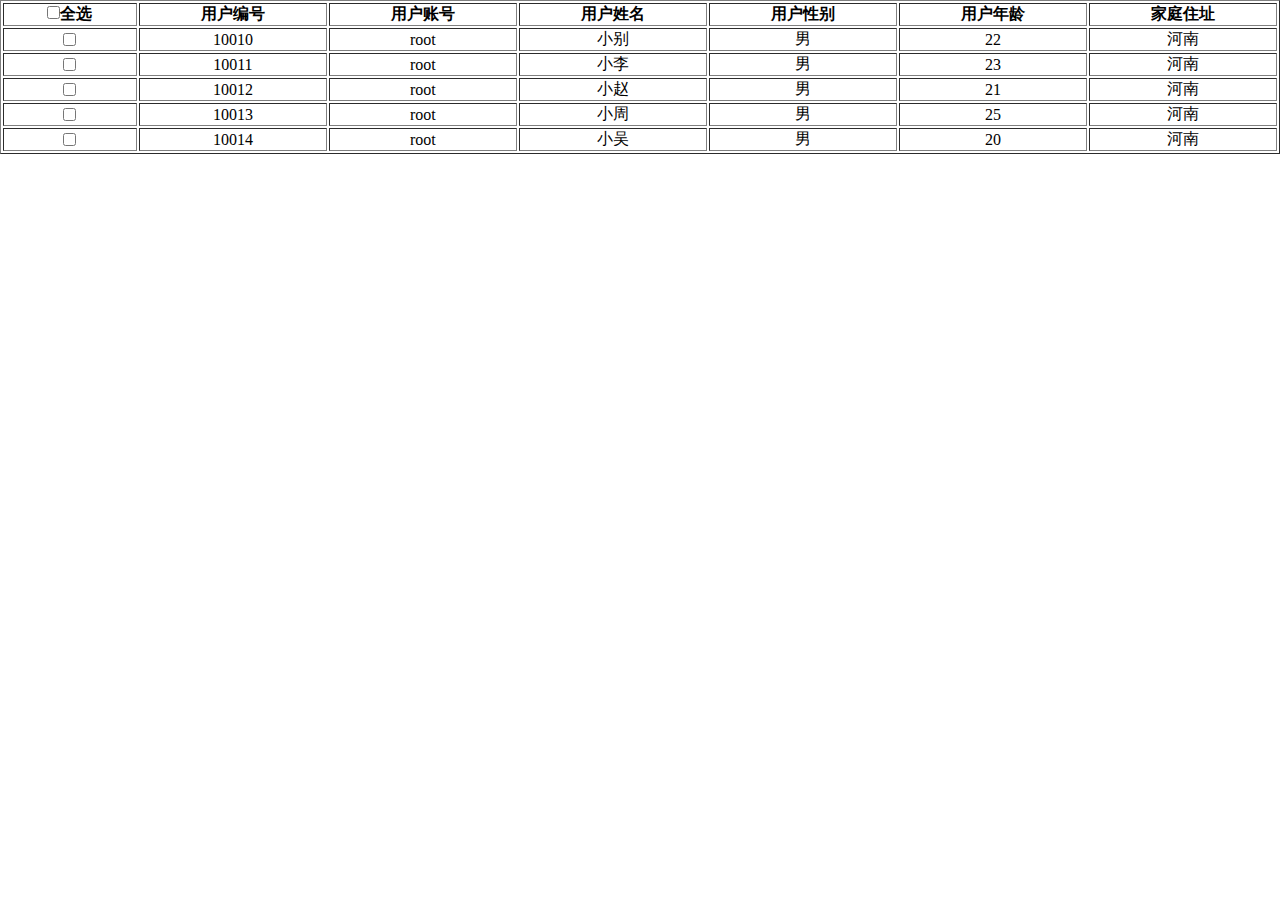
<file: WebRoot/input.html>
<html>
<head>
    <meta charset="utf-8">
    <title>Checkbox的练习</title>
    <style type="text/css">
        *{margin:0px;padding:0px;}
        table{width:100%;text-align:center;}
    </style>

    <script type="text/javascript" src="js/jquery.min.js"></script>
    <script language="javascript">
        $(function(){
            //给全选的复选框添加事件
            $("#all").click(function(){
                // this 全选的复选框
                var userids=this.checked;
                //获取name=box的复选框 遍历输出复选框
                $("input[name=box]").each(function(){
                    this.checked=userids;
                });
            });

            //给name=box的复选框绑定单击事件
            $("input[name=box]").click(function(){
                //获取选中复选框长度
                var length=$("input[name=box]:checked").length;
                //未选中的长度
                var len=$("input[name=box]").length;
                if(length==len){
                    $("#all").get(0).checked=true;
                }else{
                    $("#all").get(0).checked=false;
                }
            });
        });


    </script>
</head>
<body>
<div>
    <form action="" method="post">
        <table border="1px">
            <tr>
                <th>
                    <input type="Checkbox" id="all"/>全选
                </th>
                <th>用户编号</th>
                <th>用户账号</th>
                <th>用户姓名</th>
                <th>用户性别</th>
                <th>用户年龄</th>
                <th>家庭住址</th>
            </tr>
            <tr>
                <td><input type="Checkbox" name="box"  value="10010"/></td>
                <td>10010</td>
                <td>root</td>
                <td>小别</td>
                <td>男</td>
                <td>22</td>
                <td>河南</td>
            </tr>
            <tr>
                <td><input type="Checkbox" name="box"  value="10011"/></td>
                <td>10011</td>
                <td>root</td>
                <td>小李</td>
                <td>男</td>
                <td>23</td>
                <td>河南</td>
            </tr>
            <tr>
                <td><input type="Checkbox" name="box"  value="10012"/></td>
                <td>10012</td>
                <td>root</td>
                <td>小赵</td>
                <td>男</td>
                <td>21</td>
                <td>河南</td>
            </tr>
            <tr>
                <td><input type="Checkbox" name="box"  value="10013" /></td>
                <td>10013</td>
                <td>root</td>
                <td>小周</td>
                <td>男</td>
                <td>25</td>
                <td>河南</td>
            </tr>
            <tr>
                <td><input type="Checkbox" name="box"  value="10014" /></td>
                <td>10014</td>
                <td>root</td>
                <td>小吴</td>
                <td>男</td>
                <td>20</td>
                <td>河南</td>
            </tr>
        </table>

    </form>
</div>
</body>
</html>
</file>
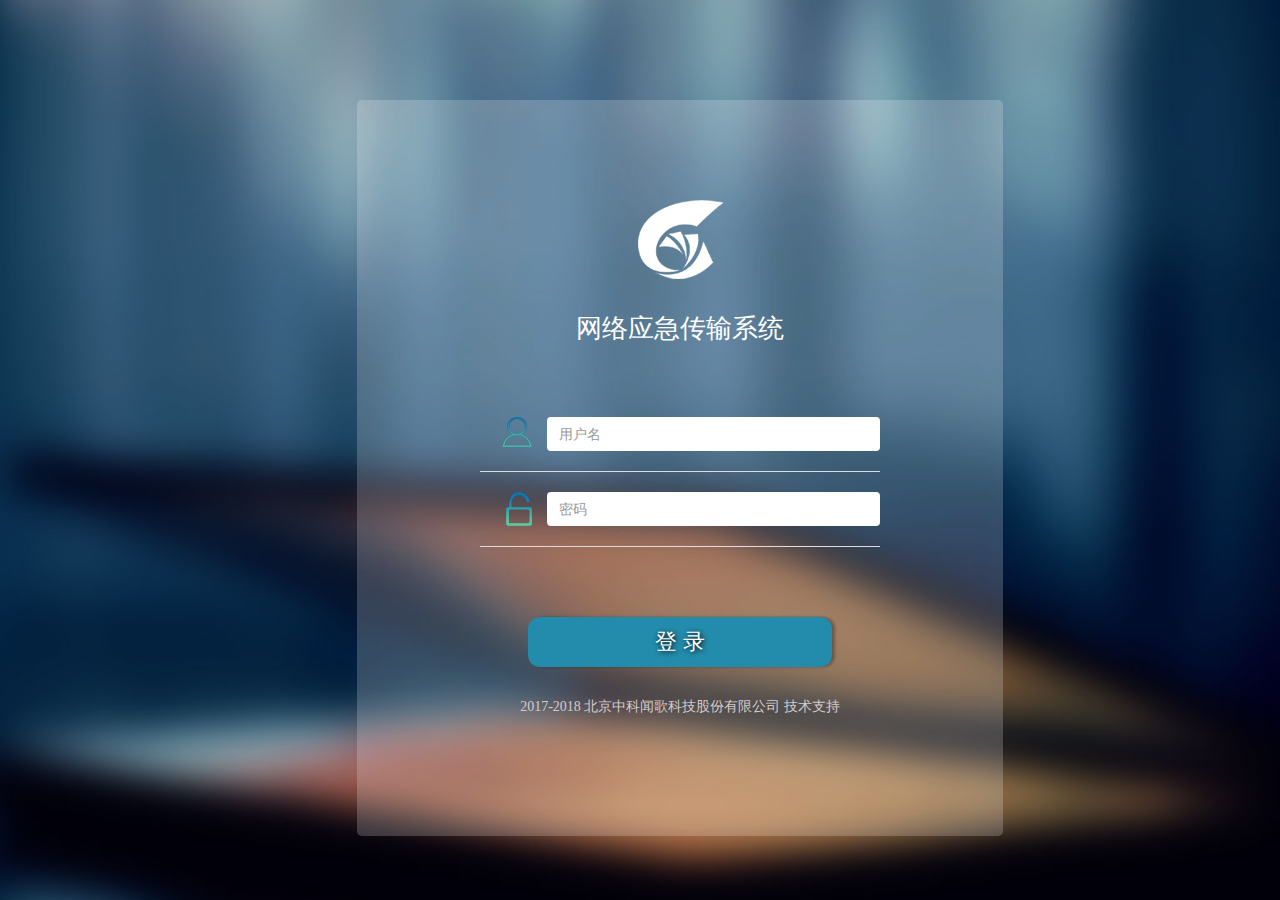
<file: WebRoot/login.html>
<!DOCTYPE html>

<html lang="zh_CN">
<head>
    <meta charset="utf-8" />
    <meta http-equiv="X-UA-Compatible" content="IE=edge" />
    <meta name="viewport" content="width=device-width, initial-scale=1" />
    <meta http-equiv="Cache-Control" content="no-siteapp" />
    <meta http-equiv="pragma" content="no-cache" />
    <meta http-equiv="cache-control" content="no-cache, must-revalidate" />
    <meta http-equiv="expires" content="0" />

    <title>网络应急传输系统</title>
    <link rel="stylesheet" type="text/css" href="comment/bootstrap.css"/>
	<script src="js/jquery.min.js" type="text/javascript" charset="utf-8"></script>
	<script src="js/bootstrap.js" type="text/javascript" charset="utf-8"></script>
		<style type="text/css">
			html {
				height: 100%;
			}
			
			body {
				margin: 0;
				padding: 0;
				min-width: 1360px;
				overflow: auto;
				height: 100%;
				background: url("images/login.jpg") no-repeat 50%;
				background-size: cover;
			}
			
			#login {
				width: 646px;
				height: 836px;
				margin: 0 auto;
				position: relative;
				padding-top: 100px;
				/* background: url(images/login_bg.jpg) no-repeat; */
			}
			#login .loginMask{
				width: 646px;
				height: 736px;
				background: #fff;
				opacity: 0.2;
				-webkit-border-radius: 5px;
				-moz-border-radius: 5px;
				border-radius: 5px;
				position: absolute;
				left: 0;
				top: 100px;
				z-index: -1;
			}
			
			#login_box {
				width: 646px;
				height: 736px;
				-webkit-border-radius: 5px;
				-moz-border-radius: 5px;
				border-radius: 5px;
				overflow: hidden;
			}
			
			.from_ {
				text-align: center;
				margin-top: 100px;
			}
			
			.from_ p {
				/*color: #7e7e7e;*/
				color: #fff;
				text-align: center;
				font-size: 26px;
				margin: 0;
				margin-top: 30px;
			}
			.form-group .btn{
                width: 304px;
				height: 50px;
				text-shadow: 1px 1px 5px #000;
				-webkit-box-shadow: 3px 0px 3px rgba(0,0,0,0.3);
				-moz-box-shadow: 3px 0px 3px rgba(0,0,0,0.3);
				box-shadow: 3px 0px 3px rgba(0,0,0,0.3);
				border-radius:12px;
				border:0px solid #ddd;
				background: #238bac;
				font-size: 22px;
				margin: 0 auto;
			}
			.form-horizontal{width: 400px;margin: 50px auto 0;}
			.form-horizontal .control-label{padding-top: 0;}
			input:-webkit-autofill {  
    -webkit-box-shadow: 0 0 0px 1000px white inset !important;  
} 
			.from_ .banquan{font-size: 14px;font-family: "宋体";color: #d6caca;}
			.form-horizontal .form-group .user_login{
				outline: none;
			}
		</style>

</head>
	<body>
		<div id="login">
			<div id="login_box" style="">
				<div class="from_">
					<img src="images/login_icon.png" />
					<p>网络应急传输系统</p>
					<div class="form-horizontal">
						<div class="form-group" style="padding: 20px 0;margin: 0;border-bottom: 1px solid #dddddd;">
							<label for="inputEmail3" class="col-sm-2 control-label"><img src="images/user_icon.png" ></label>
							<div class="col-sm-10" style="padding: 0;">
								<input type="text" class="form-control" id="username" placeholder="用户名" style="border:none;box-shadow: none;">
							</div>
						</div>
						<div class="form-group" style="padding: 20px 0;margin: 0;border-bottom: 1px solid #dddddd;">
							<label for="inputPassword3" class="col-sm-2 control-label"><img src="images/ps_icon.png" ></label>
							<div class="col-sm-10" style="padding: 0;">
								<input type="password" class="form-control" id="password" placeholder="密码" style="border:none;box-shadow: none;">
							</div>
						</div>
						<span style="color: #f00;font-size: 14px;float: left;margin-left: 85px;margin-top: 20px;" id="alert">&nbsp;</span>
						<div class="form-group" style="margin-top: 70px;">
							<div class=" col-sm-12">
								<button type="" class="btn btn-primary btn-block user_login" id="btn-login">登  录</button>
							</div>
						</div>
					</div>
					<!--<p class="banquan">2017-2018 北京中科闻歌科技股份有限公司 版权所有<br>京ICP备17022028号&nbsp;免责声明</p>-->
					<p class="banquan">2017-2018 北京中科闻歌科技股份有限公司 技术支持<br></p>
				</div>
			</div>
			<div class="loginMask"></div>
		</div>
	</body>
	<script>
	   $('.user_login').unbind('click').click(function (){
	      		loginclick();
	      });
	  function loginclick() {
		  var string = $("#username").val();
		  debugger
		  var str = $.trim(string);
		 
		  console.log(string,str);
        if ($.trim($("#username").val()) == '') {
            $("#username").focus();//当前输入框获得焦点
				$('#alert').html("请输入用户名");
            return false;
        } else if ($.trim($("#password").val()) == '') {
            $("#password").focus();
				$('#alert').html("请输入密码");
            return false;
        } else {
            var username = $.trim($("#username").val());
            var password = $.trim($("#password").val());
            $.post("login/login", {
                username : username,
                password : password
            }, function(result) {
               	if(result == "ok"){
						$('#alert').html('&nbsp;');
               		window.location.href="login/index";
               	} else {
						$('#alert').html("用户名或密码错误，请输入正确的用户名或密码！");
					}
            });
        }
    }
	      
	       $(function(){
               var message = null;
	       	   if (message != null && message != "") {
                   swal({
                       title             : null,
                       text              : '请检查您的登录信息!',
                       showConfirmButton : false,
                       showCancelButton  : true,
	                   cancelButtonText  : '确定'
                   });
               }
           });

	    /*    $("#loginButton").off("click").on("click", function() {
	    	  // $("#loginForm").submit();
	       }); */

           /**回车登录**/
		   document.onkeydown=function(event){
               var e = event || window.event || arguments.callee.caller.arguments[0];
	           if(e && e.keyCode==13){ // enter 键
	               loginclick();
	           }
	       }; 

	       /**用户名输入框获取焦点**/
	       setTimeout(function() {
	           try {
	               $("#username").focus();
	           } catch (e) {

	           }
	       }, 200);
	       
	      
	    /*]]>*/
	</script>
</html>
</file>
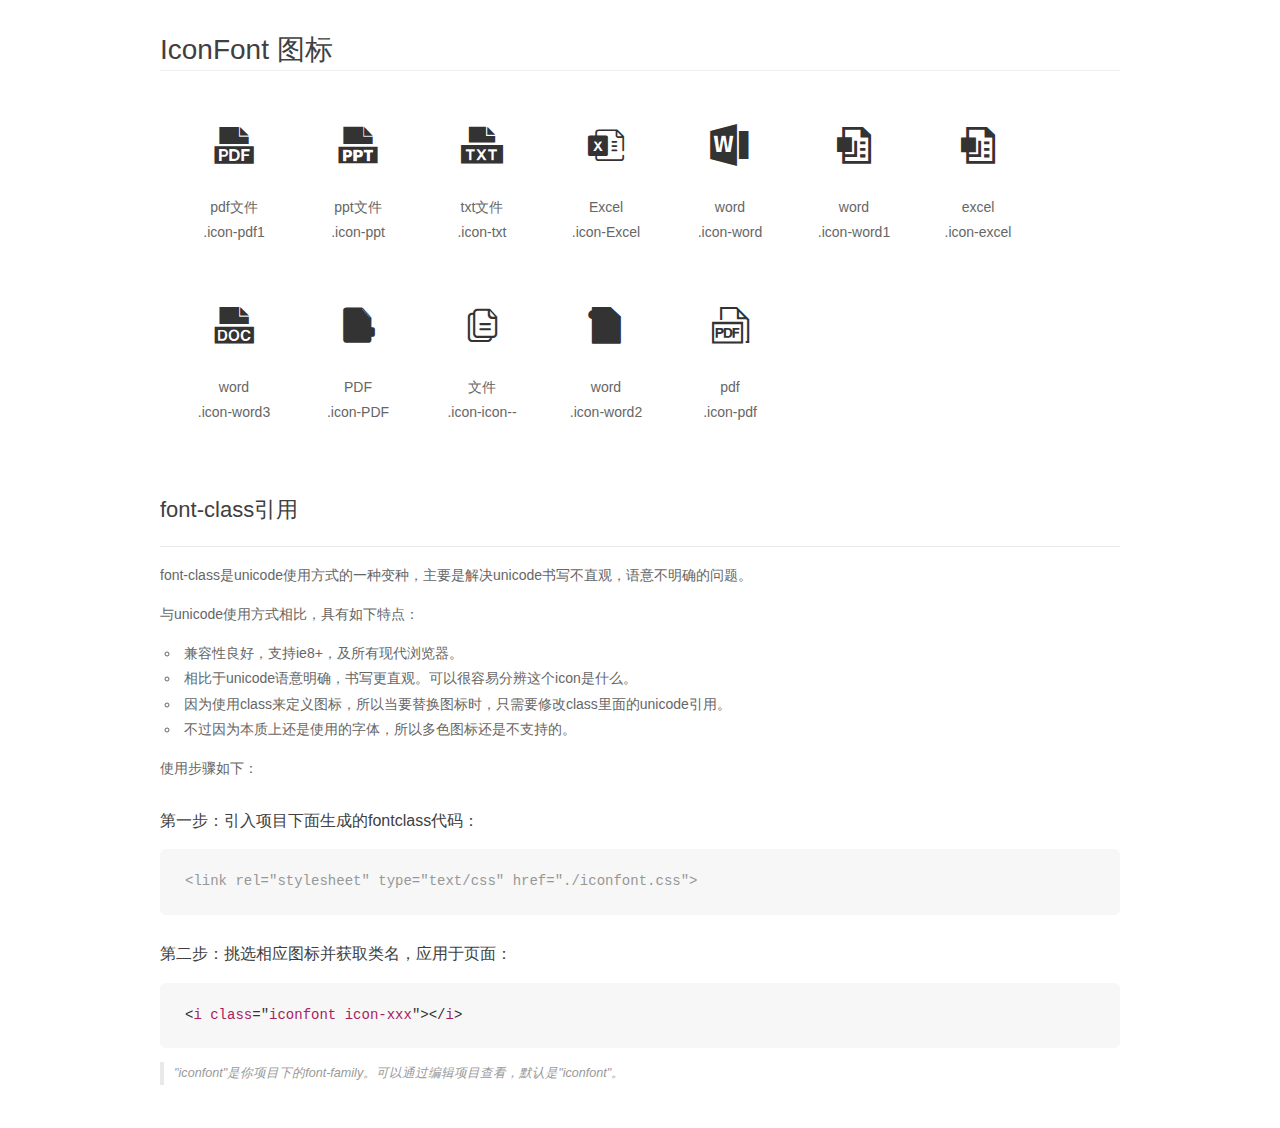
<file: WebRoot/iconfont/demo_fontclass.html>
<!DOCTYPE html>
<html>
<head>
    <meta charset="utf-8"/>
    <title>IconFont</title>
    <link rel="stylesheet" href="demo.css">
    <link rel="stylesheet" href="iconfont.css">
</head>
<body>
    <div class="main markdown">
        <h1>IconFont 图标</h1>
        <ul class="icon_lists clear">
            
                <li>
                <i class="icon iconfont icon-pdf1"></i>
                    <div class="name">pdf文件</div>
                    <div class="fontclass">.icon-pdf1</div>
                </li>
            
                <li>
                <i class="icon iconfont icon-ppt"></i>
                    <div class="name">ppt文件</div>
                    <div class="fontclass">.icon-ppt</div>
                </li>
            
                <li>
                <i class="icon iconfont icon-txt"></i>
                    <div class="name">txt文件</div>
                    <div class="fontclass">.icon-txt</div>
                </li>
            
                <li>
                <i class="icon iconfont icon-Excel"></i>
                    <div class="name">Excel</div>
                    <div class="fontclass">.icon-Excel</div>
                </li>
            
                <li>
                <i class="icon iconfont icon-word"></i>
                    <div class="name">word</div>
                    <div class="fontclass">.icon-word</div>
                </li>
            
                <li>
                <i class="icon iconfont icon-word1"></i>
                    <div class="name">word</div>
                    <div class="fontclass">.icon-word1</div>
                </li>
            
                <li>
                <i class="icon iconfont icon-excel"></i>
                    <div class="name">excel</div>
                    <div class="fontclass">.icon-excel</div>
                </li>
            
                <li>
                <i class="icon iconfont icon-word3"></i>
                    <div class="name">word</div>
                    <div class="fontclass">.icon-word3</div>
                </li>
            
                <li>
                <i class="icon iconfont icon-PDF"></i>
                    <div class="name">PDF</div>
                    <div class="fontclass">.icon-PDF</div>
                </li>
            
                <li>
                <i class="icon iconfont icon-icon--"></i>
                    <div class="name">文件</div>
                    <div class="fontclass">.icon-icon--</div>
                </li>
            
                <li>
                <i class="icon iconfont icon-word2"></i>
                    <div class="name">word</div>
                    <div class="fontclass">.icon-word2</div>
                </li>
            
                <li>
                <i class="icon iconfont icon-pdf"></i>
                    <div class="name">pdf</div>
                    <div class="fontclass">.icon-pdf</div>
                </li>
            
        </ul>

        <h2 id="font-class-">font-class引用</h2>
        <hr>

        <p>font-class是unicode使用方式的一种变种，主要是解决unicode书写不直观，语意不明确的问题。</p>
        <p>与unicode使用方式相比，具有如下特点：</p>
        <ul>
        <li>兼容性良好，支持ie8+，及所有现代浏览器。</li>
        <li>相比于unicode语意明确，书写更直观。可以很容易分辨这个icon是什么。</li>
        <li>因为使用class来定义图标，所以当要替换图标时，只需要修改class里面的unicode引用。</li>
        <li>不过因为本质上还是使用的字体，所以多色图标还是不支持的。</li>
        </ul>
        <p>使用步骤如下：</p>
        <h3 id="-fontclass-">第一步：引入项目下面生成的fontclass代码：</h3>


        <pre><code class="lang-js hljs javascript"><span class="hljs-comment">&lt;link rel="stylesheet" type="text/css" href="./iconfont.css"&gt;</span></code></pre>
        <h3 id="-">第二步：挑选相应图标并获取类名，应用于页面：</h3>
        <pre><code class="lang-css hljs">&lt;<span class="hljs-selector-tag">i</span> <span class="hljs-selector-tag">class</span>="<span class="hljs-selector-tag">iconfont</span> <span class="hljs-selector-tag">icon-xxx</span>"&gt;&lt;/<span class="hljs-selector-tag">i</span>&gt;</code></pre>
        <blockquote>
        <p>"iconfont"是你项目下的font-family。可以通过编辑项目查看，默认是"iconfont"。</p>
        </blockquote>
    </div>
</body>
</html>
</file>
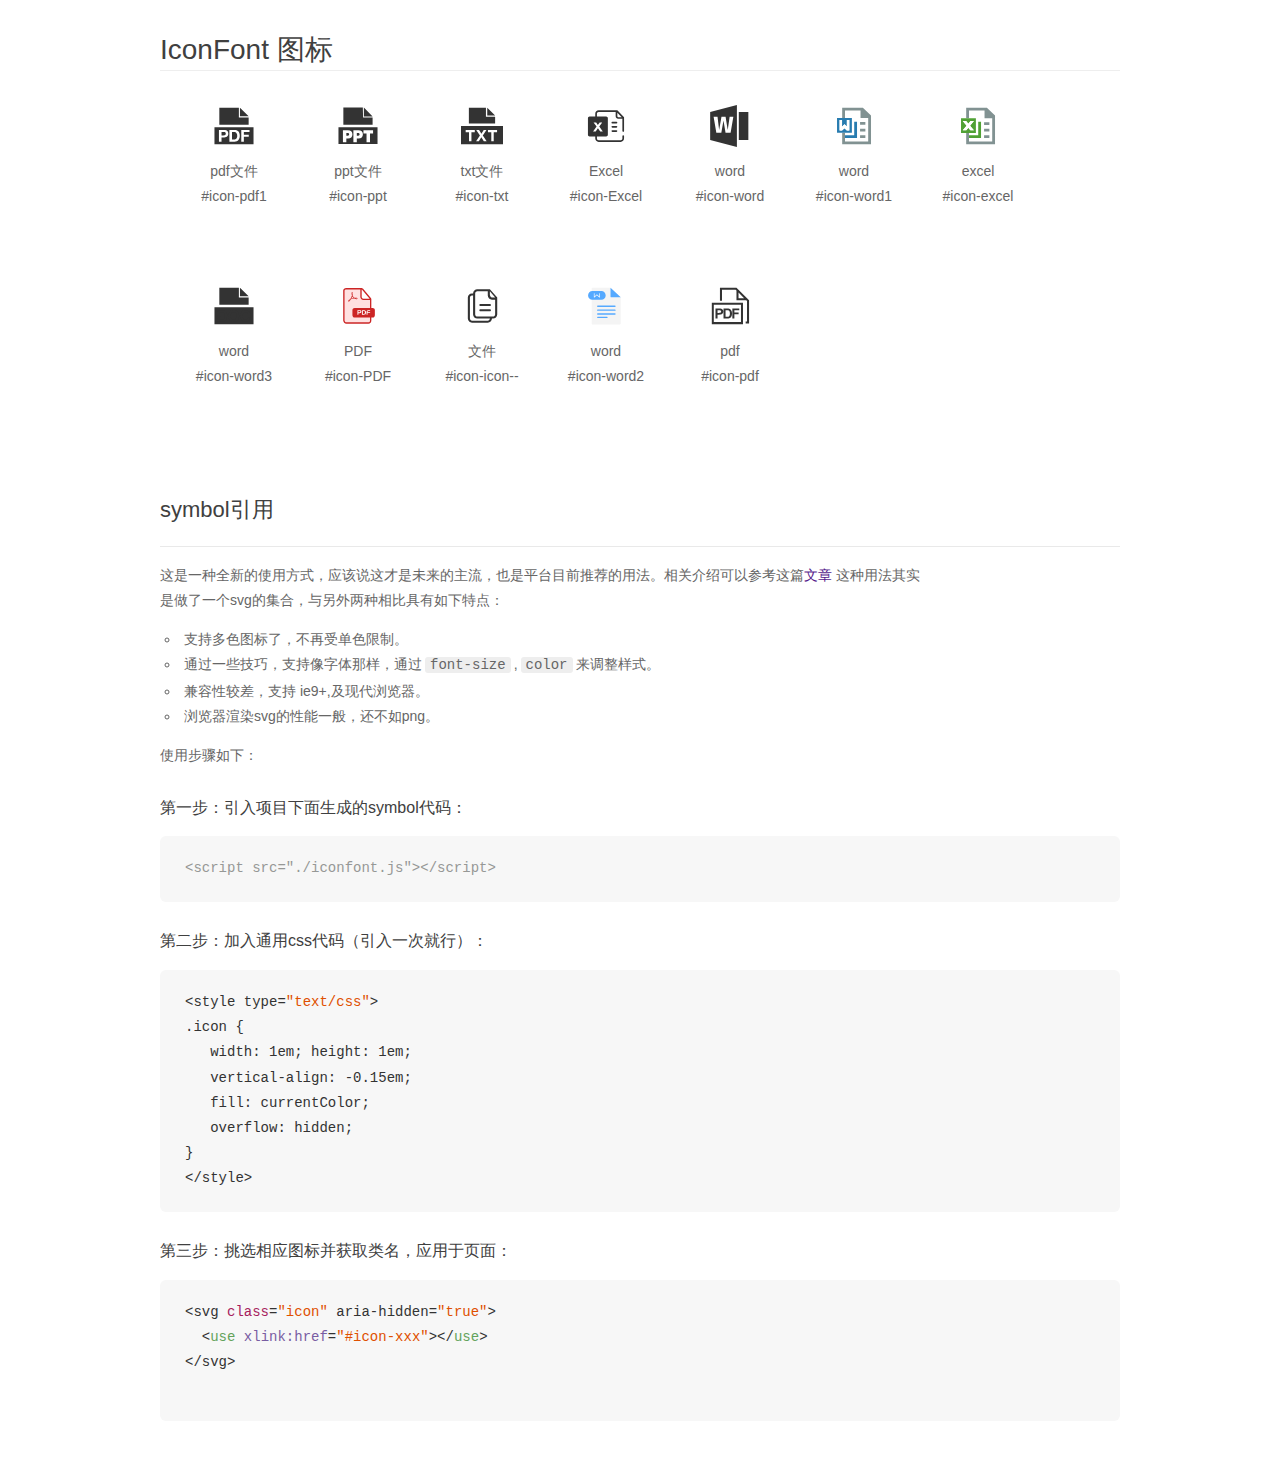
<file: WebRoot/iconfont/demo_symbol.html>
<!DOCTYPE html>
<html>
<head>
    <meta charset="utf-8"/>
    <title>IconFont</title>
    <link rel="stylesheet" href="demo.css">
    <script src="iconfont.js"></script>

    <style type="text/css">
        .icon {
          /* 通过设置 font-size 来改变图标大小 */
          width: 1em; height: 1em;
          /* 图标和文字相邻时，垂直对齐 */
          vertical-align: -0.15em;
          /* 通过设置 color 来改变 SVG 的颜色/fill */
          fill: currentColor;
          /* path 和 stroke 溢出 viewBox 部分在 IE 下会显示
             normalize.css 中也包含这行 */
          overflow: hidden;
        }

    </style>
</head>
<body>
    <div class="main markdown">
        <h1>IconFont 图标</h1>
        <ul class="icon_lists clear">
            
                <li>
                    <svg class="icon" aria-hidden="true">
                        <use xlink:href="#icon-pdf1"></use>
                    </svg>
                    <div class="name">pdf文件</div>
                    <div class="fontclass">#icon-pdf1</div>
                </li>
            
                <li>
                    <svg class="icon" aria-hidden="true">
                        <use xlink:href="#icon-ppt"></use>
                    </svg>
                    <div class="name">ppt文件</div>
                    <div class="fontclass">#icon-ppt</div>
                </li>
            
                <li>
                    <svg class="icon" aria-hidden="true">
                        <use xlink:href="#icon-txt"></use>
                    </svg>
                    <div class="name">txt文件</div>
                    <div class="fontclass">#icon-txt</div>
                </li>
            
                <li>
                    <svg class="icon" aria-hidden="true">
                        <use xlink:href="#icon-Excel"></use>
                    </svg>
                    <div class="name">Excel</div>
                    <div class="fontclass">#icon-Excel</div>
                </li>
            
                <li>
                    <svg class="icon" aria-hidden="true">
                        <use xlink:href="#icon-word"></use>
                    </svg>
                    <div class="name">word</div>
                    <div class="fontclass">#icon-word</div>
                </li>
            
                <li>
                    <svg class="icon" aria-hidden="true">
                        <use xlink:href="#icon-word1"></use>
                    </svg>
                    <div class="name">word</div>
                    <div class="fontclass">#icon-word1</div>
                </li>
            
                <li>
                    <svg class="icon" aria-hidden="true">
                        <use xlink:href="#icon-excel"></use>
                    </svg>
                    <div class="name">excel</div>
                    <div class="fontclass">#icon-excel</div>
                </li>
            
                <li>
                    <svg class="icon" aria-hidden="true">
                        <use xlink:href="#icon-word3"></use>
                    </svg>
                    <div class="name">word</div>
                    <div class="fontclass">#icon-word3</div>
                </li>
            
                <li>
                    <svg class="icon" aria-hidden="true">
                        <use xlink:href="#icon-PDF"></use>
                    </svg>
                    <div class="name">PDF</div>
                    <div class="fontclass">#icon-PDF</div>
                </li>
            
                <li>
                    <svg class="icon" aria-hidden="true">
                        <use xlink:href="#icon-icon--"></use>
                    </svg>
                    <div class="name">文件</div>
                    <div class="fontclass">#icon-icon--</div>
                </li>
            
                <li>
                    <svg class="icon" aria-hidden="true">
                        <use xlink:href="#icon-word2"></use>
                    </svg>
                    <div class="name">word</div>
                    <div class="fontclass">#icon-word2</div>
                </li>
            
                <li>
                    <svg class="icon" aria-hidden="true">
                        <use xlink:href="#icon-pdf"></use>
                    </svg>
                    <div class="name">pdf</div>
                    <div class="fontclass">#icon-pdf</div>
                </li>
            
        </ul>


        <h2 id="symbol-">symbol引用</h2>
        <hr>

        <p>这是一种全新的使用方式，应该说这才是未来的主流，也是平台目前推荐的用法。相关介绍可以参考这篇<a href="">文章</a>
        这种用法其实是做了一个svg的集合，与另外两种相比具有如下特点：</p>
        <ul>
          <li>支持多色图标了，不再受单色限制。</li>
          <li>通过一些技巧，支持像字体那样，通过<code>font-size</code>,<code>color</code>来调整样式。</li>
          <li>兼容性较差，支持 ie9+,及现代浏览器。</li>
          <li>浏览器渲染svg的性能一般，还不如png。</li>
        </ul>
        <p>使用步骤如下：</p>
        <h3 id="-symbol-">第一步：引入项目下面生成的symbol代码：</h3>
        <pre><code class="lang-js hljs javascript"><span class="hljs-comment">&lt;script src="./iconfont.js"&gt;&lt;/script&gt;</span></code></pre>
        <h3 id="-css-">第二步：加入通用css代码（引入一次就行）：</h3>
        <pre><code class="lang-js hljs javascript">&lt;style type=<span class="hljs-string">"text/css"</span>&gt;
.icon {
   width: <span class="hljs-number">1</span>em; height: <span class="hljs-number">1</span>em;
   vertical-align: <span class="hljs-number">-0.15</span>em;
   fill: currentColor;
   overflow: hidden;
}
&lt;<span class="hljs-regexp">/style&gt;</span></code></pre>
        <h3 id="-">第三步：挑选相应图标并获取类名，应用于页面：</h3>
        <pre><code class="lang-js hljs javascript">&lt;svg <span class="hljs-class"><span class="hljs-keyword">class</span></span>=<span class="hljs-string">"icon"</span> aria-hidden=<span class="hljs-string">"true"</span>&gt;<span class="xml"><span class="hljs-tag">
  &lt;<span class="hljs-name">use</span> <span class="hljs-attr">xlink:href</span>=<span class="hljs-string">"#icon-xxx"</span>&gt;</span><span class="hljs-tag">&lt;/<span class="hljs-name">use</span>&gt;</span>
</span>&lt;<span class="hljs-regexp">/svg&gt;
        </span></code></pre>
    </div>
</body>
</html>
</file>
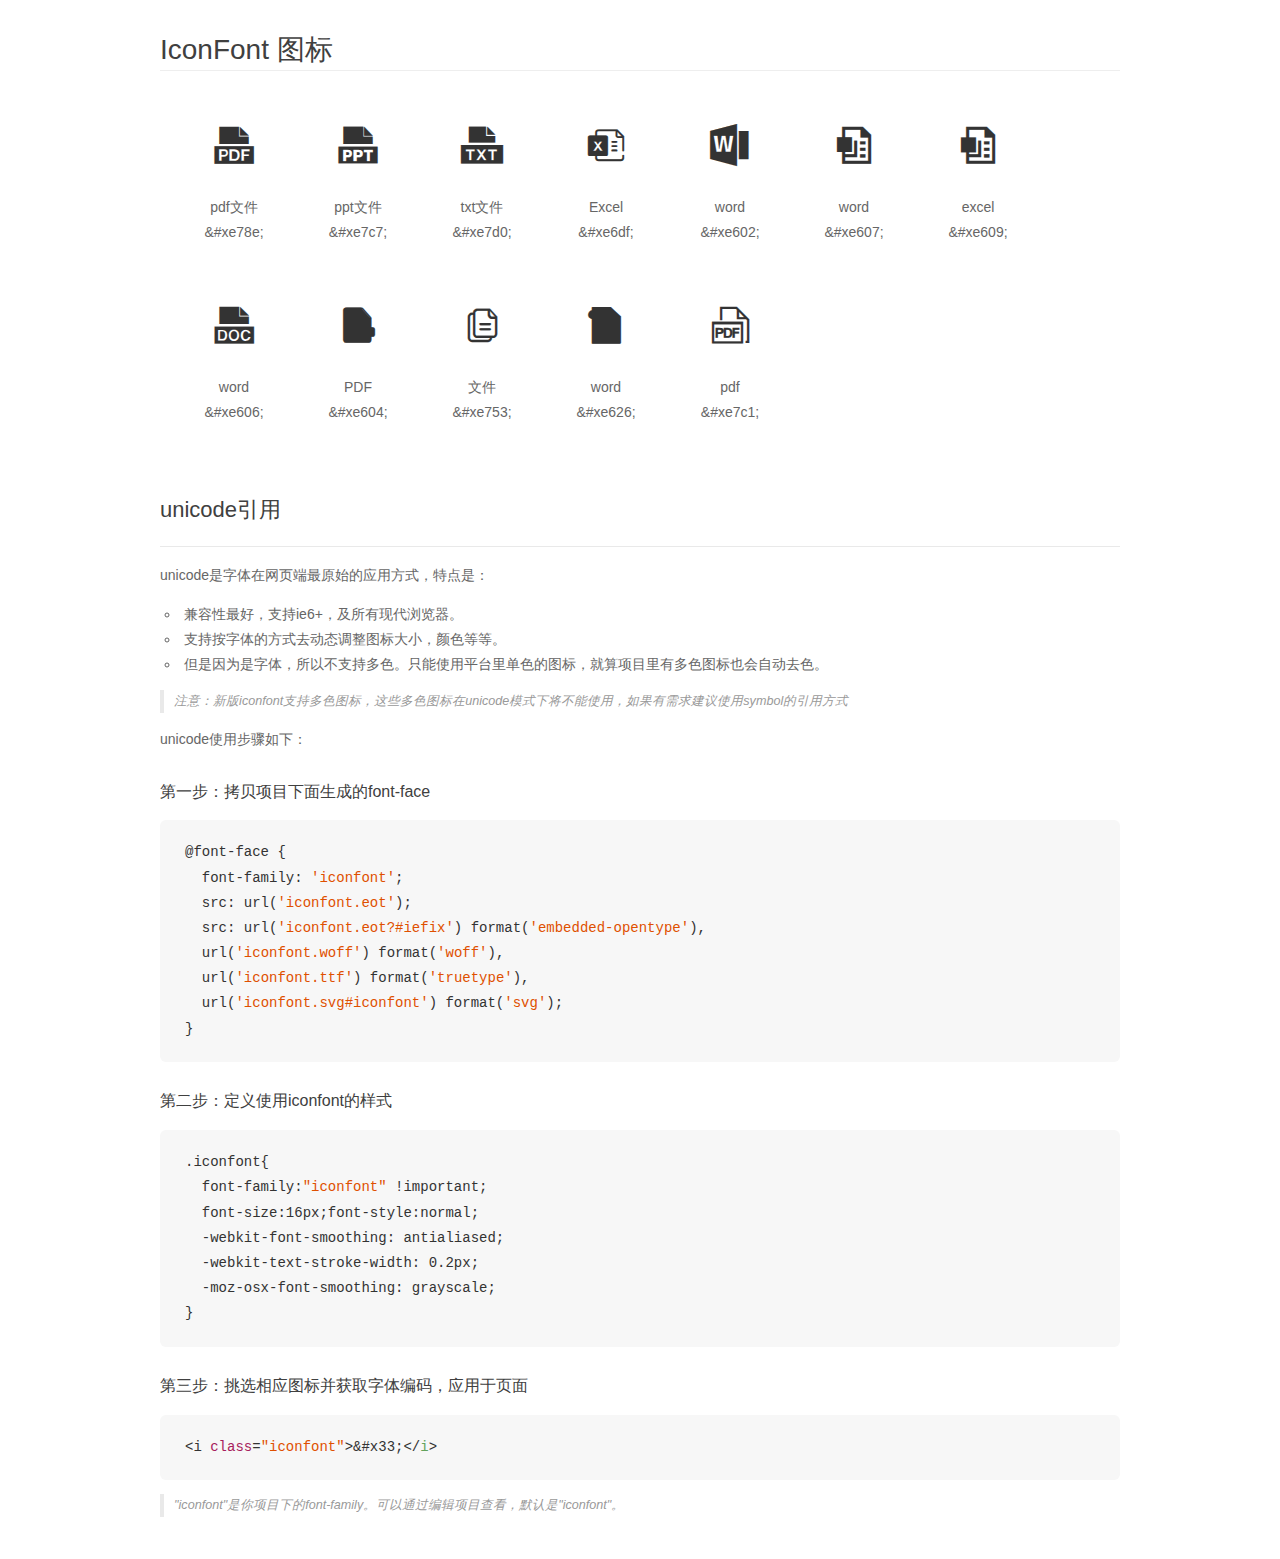
<file: WebRoot/iconfont/demo_unicode.html>
<!DOCTYPE html>
<html>
<head>
    <meta charset="utf-8"/>
    <title>IconFont</title>
    <link rel="stylesheet" href="demo.css">

    <style type="text/css">

        @font-face {font-family: "iconfont";
          src: url('iconfont.eot'); /* IE9*/
          src: url('iconfont.eot#iefix') format('embedded-opentype'), /* IE6-IE8 */
          url('iconfont.woff') format('woff'), /* chrome, firefox */
          url('iconfont.ttf') format('truetype'), /* chrome, firefox, opera, Safari, Android, iOS 4.2+*/
          url('iconfont.svg#iconfont') format('svg'); /* iOS 4.1- */
        }

        .iconfont {
          font-family:"iconfont" !important;
          font-size:16px;
          font-style:normal;
          -webkit-font-smoothing: antialiased;
          -webkit-text-stroke-width: 0.2px;
          -moz-osx-font-smoothing: grayscale;
        }

    </style>
</head>
<body>
    <div class="main markdown">
        <h1>IconFont 图标</h1>
        <ul class="icon_lists clear">
            
                <li>
                <i class="icon iconfont">&#xe78e;</i>
                    <div class="name">pdf文件</div>
                    <div class="code">&amp;#xe78e;</div>
                </li>
            
                <li>
                <i class="icon iconfont">&#xe7c7;</i>
                    <div class="name">ppt文件</div>
                    <div class="code">&amp;#xe7c7;</div>
                </li>
            
                <li>
                <i class="icon iconfont">&#xe7d0;</i>
                    <div class="name">txt文件</div>
                    <div class="code">&amp;#xe7d0;</div>
                </li>
            
                <li>
                <i class="icon iconfont">&#xe6df;</i>
                    <div class="name">Excel</div>
                    <div class="code">&amp;#xe6df;</div>
                </li>
            
                <li>
                <i class="icon iconfont">&#xe602;</i>
                    <div class="name">word</div>
                    <div class="code">&amp;#xe602;</div>
                </li>
            
                <li>
                <i class="icon iconfont">&#xe607;</i>
                    <div class="name">word</div>
                    <div class="code">&amp;#xe607;</div>
                </li>
            
                <li>
                <i class="icon iconfont">&#xe609;</i>
                    <div class="name">excel</div>
                    <div class="code">&amp;#xe609;</div>
                </li>
            
                <li>
                <i class="icon iconfont">&#xe606;</i>
                    <div class="name">word</div>
                    <div class="code">&amp;#xe606;</div>
                </li>
            
                <li>
                <i class="icon iconfont">&#xe604;</i>
                    <div class="name">PDF</div>
                    <div class="code">&amp;#xe604;</div>
                </li>
            
                <li>
                <i class="icon iconfont">&#xe753;</i>
                    <div class="name">文件</div>
                    <div class="code">&amp;#xe753;</div>
                </li>
            
                <li>
                <i class="icon iconfont">&#xe626;</i>
                    <div class="name">word</div>
                    <div class="code">&amp;#xe626;</div>
                </li>
            
                <li>
                <i class="icon iconfont">&#xe7c1;</i>
                    <div class="name">pdf</div>
                    <div class="code">&amp;#xe7c1;</div>
                </li>
            
        </ul>
        <h2 id="unicode-">unicode引用</h2>
        <hr>

        <p>unicode是字体在网页端最原始的应用方式，特点是：</p>
        <ul>
        <li>兼容性最好，支持ie6+，及所有现代浏览器。</li>
        <li>支持按字体的方式去动态调整图标大小，颜色等等。</li>
        <li>但是因为是字体，所以不支持多色。只能使用平台里单色的图标，就算项目里有多色图标也会自动去色。</li>
        </ul>
        <blockquote>
        <p>注意：新版iconfont支持多色图标，这些多色图标在unicode模式下将不能使用，如果有需求建议使用symbol的引用方式</p>
        </blockquote>
        <p>unicode使用步骤如下：</p>
        <h3 id="-font-face">第一步：拷贝项目下面生成的font-face</h3>
        <pre><code class="lang-js hljs javascript">@font-face {
  font-family: <span class="hljs-string">'iconfont'</span>;
  src: url(<span class="hljs-string">'iconfont.eot'</span>);
  src: url(<span class="hljs-string">'iconfont.eot?#iefix'</span>) format(<span class="hljs-string">'embedded-opentype'</span>),
  url(<span class="hljs-string">'iconfont.woff'</span>) format(<span class="hljs-string">'woff'</span>),
  url(<span class="hljs-string">'iconfont.ttf'</span>) format(<span class="hljs-string">'truetype'</span>),
  url(<span class="hljs-string">'iconfont.svg#iconfont'</span>) format(<span class="hljs-string">'svg'</span>);
}
</code></pre>
        <h3 id="-iconfont-">第二步：定义使用iconfont的样式</h3>
        <pre><code class="lang-js hljs javascript">.iconfont{
  font-family:<span class="hljs-string">"iconfont"</span> !important;
  font-size:<span class="hljs-number">16</span>px;font-style:normal;
  -webkit-font-smoothing: antialiased;
  -webkit-text-stroke-width: <span class="hljs-number">0.2</span>px;
  -moz-osx-font-smoothing: grayscale;
}
</code></pre>
        <h3 id="-">第三步：挑选相应图标并获取字体编码，应用于页面</h3>
        <pre><code class="lang-js hljs javascript">&lt;i <span class="hljs-class"><span class="hljs-keyword">class</span></span>=<span class="hljs-string">"iconfont"</span>&gt;&amp;#x33;<span class="xml"><span class="hljs-tag">&lt;/<span class="hljs-name">i</span>&gt;</span></span></code></pre>

        <blockquote>
        <p>"iconfont"是你项目下的font-family。可以通过编辑项目查看，默认是"iconfont"。</p>
        </blockquote>
    </div>


</body>
</html>
</file>
<file: WebRoot/iconfont/iconfont.css>
@font-face {font-family: "iconfont";
  src: url('iconfont.eot?t=1526543167040'); /* IE9*/
  src: url('iconfont.eot?t=1526543167040#iefix') format('embedded-opentype'), /* IE6-IE8 */
  url('[data-uri]') format('woff'),
  url('iconfont.ttf?t=1526543167040') format('truetype'), /* chrome, firefox, opera, Safari, Android, iOS 4.2+*/
  url('iconfont.svg?t=1526543167040#iconfont') format('svg'); /* iOS 4.1- */
}

.iconfont {
  font-family:"iconfont" !important;
  font-size:16px;
  font-style:normal;
  -webkit-font-smoothing: antialiased;
  -moz-osx-font-smoothing: grayscale;
}

.icon-pdf1:before { content: "\e78e"; }

.icon-ppt:before { content: "\e7c7"; }

.icon-txt:before { content: "\e7d0"; }

.icon-Excel:before { content: "\e6df"; }

.icon-word:before { content: "\e602"; }

.icon-word1:before { content: "\e607"; }

.icon-excel:before { content: "\e609"; }

.icon-word3:before { content: "\e606"; }

.icon-PDF:before { content: "\e604"; }

.icon-icon--:before { content: "\e753"; }

.icon-word2:before { content: "\e626"; }

.icon-pdf:before { content: "\e7c1"; }
</file>
<file: WebRoot/iconfont/demo.css>
*{margin: 0;padding: 0;list-style: none;}
/*
KISSY CSS Reset
理念：1. reset 的目的不是清除浏览器的默认样式，这仅是部分工作。清除和重置是紧密不可分的。
2. reset 的目的不是让默认样式在所有浏览器下一致，而是减少默认样式有可能带来的问题。
3. reset 期望提供一套普适通用的基础样式。但没有银弹，推荐根据具体需求，裁剪和修改后再使用。
特色：1. 适应中文；2. 基于最新主流浏览器。
维护：玉伯<lifesinger@gmail.com>, 正淳<ragecarrier@gmail.com>
 */

/** 清除内外边距 **/
body, h1, h2, h3, h4, h5, h6, hr, p, blockquote, /* structural elements 结构元素 */
dl, dt, dd, ul, ol, li, /* list elements 列表元素 */
pre, /* text formatting elements 文本格式元素 */
form, fieldset, legend, button, input, textarea, /* form elements 表单元素 */
th, td /* table elements 表格元素 */ {
  margin: 0;
  padding: 0;
}

/** 设置默认字体 **/
body,
button, input, select, textarea /* for ie */ {
  font: 12px/1.5 tahoma, arial, \5b8b\4f53, sans-serif;
}
h1, h2, h3, h4, h5, h6 { font-size: 100%; }
address, cite, dfn, em, var { font-style: normal; } /* 将斜体扶正 */
code, kbd, pre, samp { font-family: courier new, courier, monospace; } /* 统一等宽字体 */
small { font-size: 12px; } /* 小于 12px 的中文很难阅读，让 small 正常化 */

/** 重置列表元素 **/
ul, ol { list-style: none; }

/** 重置文本格式元素 **/
a { text-decoration: none; }
a:hover { text-decoration: underline; }


/** 重置表单元素 **/
legend { color: #000; } /* for ie6 */
fieldset, img { border: 0; } /* img 搭车：让链接里的 img 无边框 */
button, input, select, textarea { font-size: 100%; } /* 使得表单元素在 ie 下能继承字体大小 */
/* 注：optgroup 无法扶正 */

/** 重置表格元素 **/
table { border-collapse: collapse; border-spacing: 0; }

/* 清除浮动 */
.ks-clear:after, .clear:after {
  content: '\20';
  display: block;
  height: 0;
  clear: both;
}
.ks-clear, .clear {
  *zoom: 1;
}

.main {
  padding: 30px 100px;
width: 960px;
margin: 0 auto;
}
.main h1{font-size:36px; color:#333; text-align:left;margin-bottom:30px; border-bottom: 1px solid #eee;}

.helps{margin-top:40px;}
.helps pre{
  padding:20px;
  margin:10px 0;
  border:solid 1px #e7e1cd;
  background-color: #fffdef;
  overflow: auto;
}

.icon_lists{
  width: 100% !important;

}

.icon_lists li{
  float:left;
  width: 100px;
  height:180px;
  text-align: center;
  list-style: none !important;
}
.icon_lists .icon{
  font-size: 42px;
  line-height: 100px;
  margin: 10px 0;
  color:#333;
  -webkit-transition: font-size 0.25s ease-out 0s;
  -moz-transition: font-size 0.25s ease-out 0s;
  transition: font-size 0.25s ease-out 0s;

}
.icon_lists .icon:hover{
  font-size: 100px;
}



.markdown {
  color: #666;
  font-size: 14px;
  line-height: 1.8;
}

.highlight {
  line-height: 1.5;
}

.markdown img {
  vertical-align: middle;
  max-width: 100%;
}

.markdown h1 {
  color: #404040;
  font-weight: 500;
  line-height: 40px;
  margin-bottom: 24px;
}

.markdown h2,
.markdown h3,
.markdown h4,
.markdown h5,
.markdown h6 {
  color: #404040;
  margin: 1.6em 0 0.6em 0;
  font-weight: 500;
  clear: both;
}

.markdown h1 {
  font-size: 28px;
}

.markdown h2 {
  font-size: 22px;
}

.markdown h3 {
  font-size: 16px;
}

.markdown h4 {
  font-size: 14px;
}

.markdown h5 {
  font-size: 12px;
}

.markdown h6 {
  font-size: 12px;
}

.markdown hr {
  height: 1px;
  border: 0;
  background: #e9e9e9;
  margin: 16px 0;
  clear: both;
}

.markdown p,
.markdown pre {
  margin: 1em 0;
}

.markdown > p,
.markdown > blockquote,
.markdown > .highlight,
.markdown > ol,
.markdown > ul {
  width: 80%;
}

.markdown ul > li {
  list-style: circle;
}

.markdown > ul li,
.markdown blockquote ul > li {
  margin-left: 20px;
  padding-left: 4px;
}

.markdown > ul li p,
.markdown > ol li p {
  margin: 0.6em 0;
}

.markdown ol > li {
  list-style: decimal;
}

.markdown > ol li,
.markdown blockquote ol > li {
  margin-left: 20px;
  padding-left: 4px;
}

.markdown code {
  margin: 0 3px;
  padding: 0 5px;
  background: #eee;
  border-radius: 3px;
}

.markdown pre {
  border-radius: 6px;
  background: #f7f7f7;
  padding: 20px;
}

.markdown pre code {
  border: none;
  background: #f7f7f7;
  margin: 0;
}

.markdown strong,
.markdown b {
  font-weight: 600;
}

.markdown > table {
  border-collapse: collapse;
  border-spacing: 0px;
  empty-cells: show;
  border: 1px solid #e9e9e9;
  width: 95%;
  margin-bottom: 24px;
}

.markdown > table th {
  white-space: nowrap;
  color: #333;
  font-weight: 600;

}

.markdown > table th,
.markdown > table td {
  border: 1px solid #e9e9e9;
  padding: 8px 16px;
  text-align: left;
}

.markdown > table th {
  background: #F7F7F7;
}

.markdown blockquote {
  font-size: 90%;
  color: #999;
  border-left: 4px solid #e9e9e9;
  padding-left: 0.8em;
  margin: 1em 0;
  font-style: italic;
}

.markdown blockquote p {
  margin: 0;
}

.markdown .anchor {
  opacity: 0;
  transition: opacity 0.3s ease;
  margin-left: 8px;
}

.markdown .waiting {
  color: #ccc;
}

.markdown h1:hover .anchor,
.markdown h2:hover .anchor,
.markdown h3:hover .anchor,
.markdown h4:hover .anchor,
.markdown h5:hover .anchor,
.markdown h6:hover .anchor {
  opacity: 1;
  display: inline-block;
}

.markdown > br,
.markdown > p > br {
  clear: both;
}


.hljs {
  display: block;
  background: white;
  padding: 0.5em;
  color: #333333;
  overflow-x: auto;
}

.hljs-comment,
.hljs-meta {
  color: #969896;
}

.hljs-string,
.hljs-variable,
.hljs-template-variable,
.hljs-strong,
.hljs-emphasis,
.hljs-quote {
  color: #df5000;
}

.hljs-keyword,
.hljs-selector-tag,
.hljs-type {
  color: #a71d5d;
}

.hljs-literal,
.hljs-symbol,
.hljs-bullet,
.hljs-attribute {
  color: #0086b3;
}

.hljs-section,
.hljs-name {
  color: #63a35c;
}

.hljs-tag {
  color: #333333;
}

.hljs-title,
.hljs-attr,
.hljs-selector-id,
.hljs-selector-class,
.hljs-selector-attr,
.hljs-selector-pseudo {
  color: #795da3;
}

.hljs-addition {
  color: #55a532;
  background-color: #eaffea;
}

.hljs-deletion {
  color: #bd2c00;
  background-color: #ffecec;
}

.hljs-link {
  text-decoration: underline;
}

pre{
  background: #fff;
}
</file>
